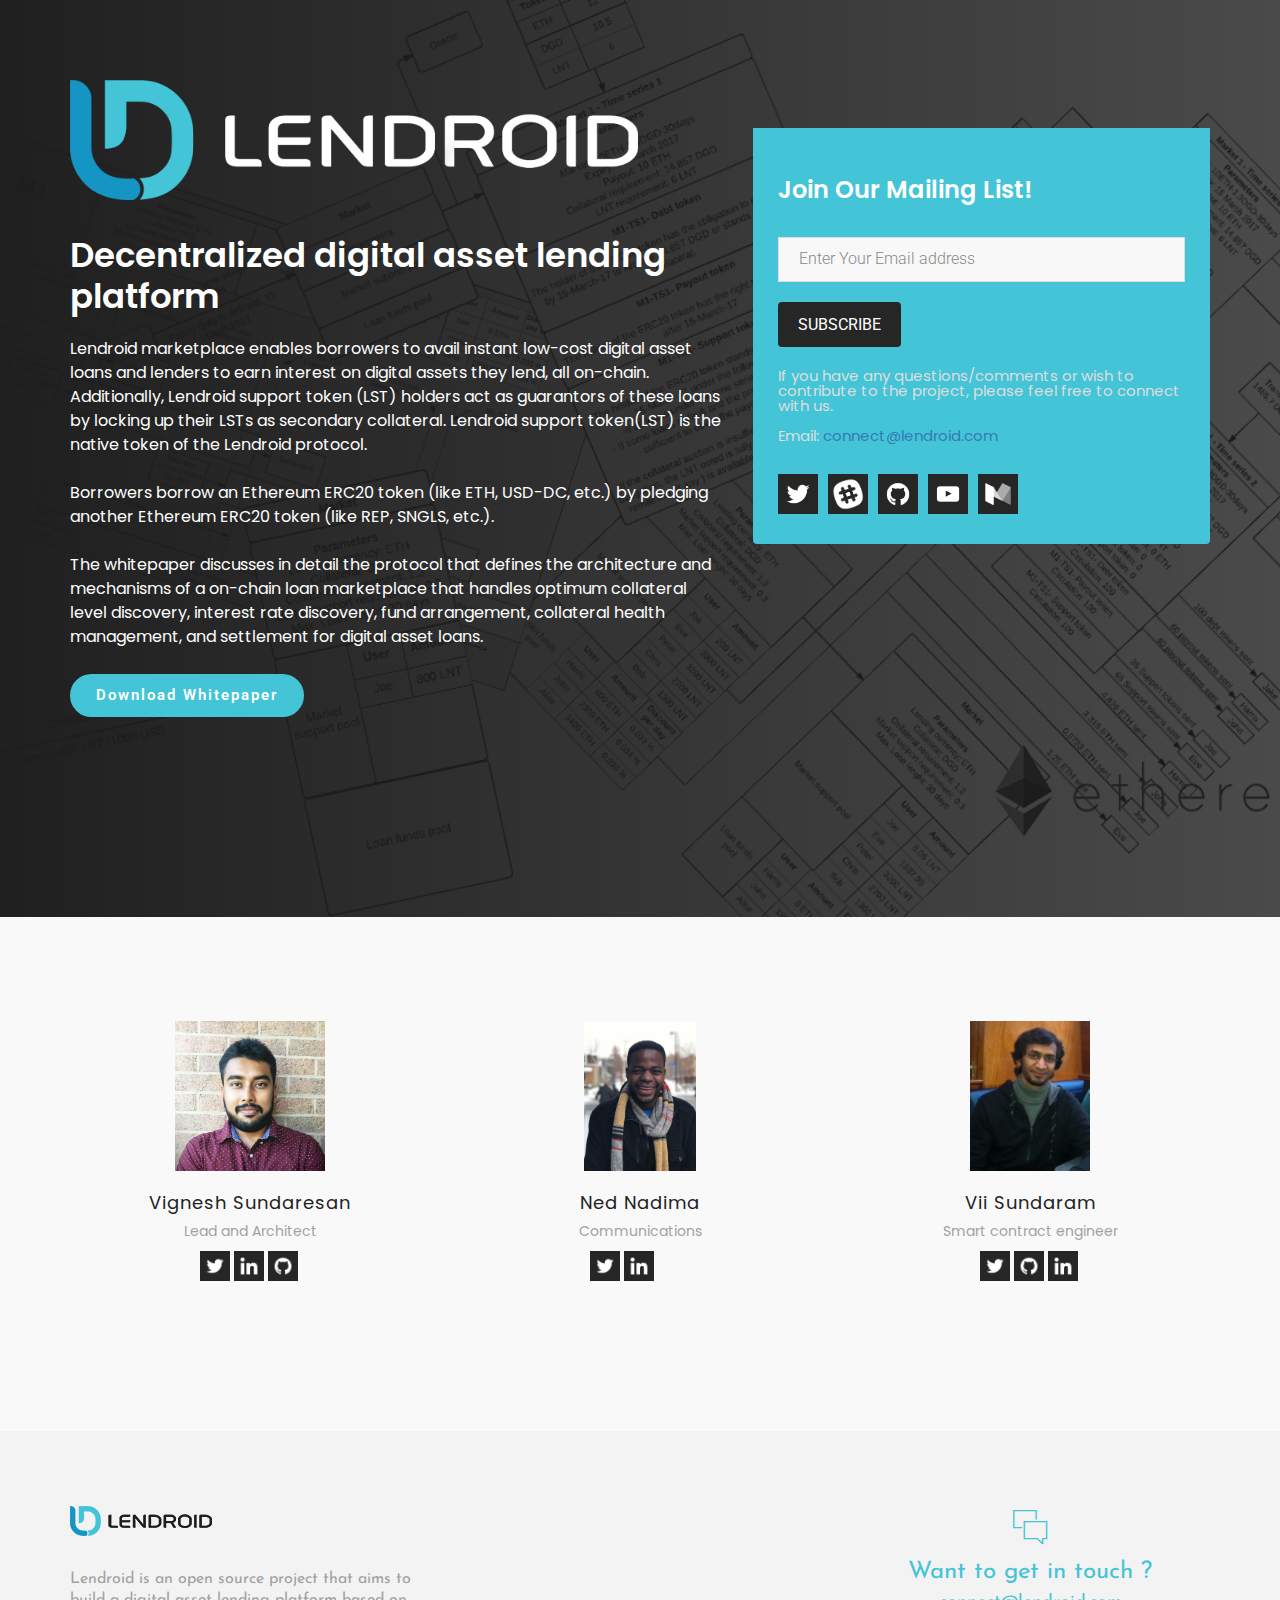
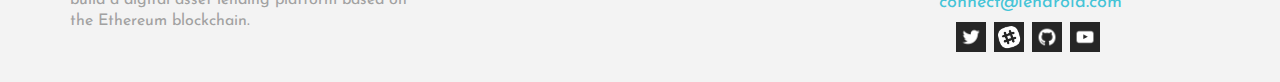
<file: templates/landing-page-version1.html>
<!DOCTYPE html>
<html lang="en">
  <head>
    <meta charset="utf-8">
    <title>Lendroid - Decentralized digital asset lending platform</title>
    <link rel="icon" href="/assets/logos/favicon.ico" type="image/png" sizes="16x16">
    <link rel="apple-touch-icon" sizes="57x57" href="/assets/logos/apple-icon-57x57.png">
<link rel="apple-touch-icon" sizes="60x60" href="/assets/logos/apple-icon-60x60.png">
<link rel="apple-touch-icon" sizes="72x72" href="/assets/logos/apple-icon-72x72.png">
<link rel="apple-touch-icon" sizes="76x76" href="/assets/logos/apple-icon-76x76.png">
<link rel="apple-touch-icon" sizes="114x114" href="/assets/logos/apple-icon-114x114.png">
<link rel="apple-touch-icon" sizes="120x120" href="/assets/logos/apple-icon-120x120.png">
<link rel="apple-touch-icon" sizes="144x144" href="/assets/logos/apple-icon-144x144.png">
<link rel="apple-touch-icon" sizes="152x152" href="/assets/logos/apple-icon-152x152.png">
<link rel="apple-touch-icon" sizes="180x180" href="/assets/logos/apple-icon-180x180.png">
<link rel="icon" type="image/png" sizes="192x192"  href="/assets/logos/android-icon-192x192.png">
<link rel="manifest" href="/assets/logos/manifest.json">
<meta name="msapplication-TileColor" content="#ffffff">
<meta name="msapplication-TileImage" content="/assets/logos/ms-icon-144x144.png">
<meta name="theme-color" content="#ffffff">

    <meta http-equiv="X-UA-Compatible" content="IE=edge">
    <meta name="viewport" content="width=device-width, initial-scale=1">
    <meta name="description" content="Lendroid - Digital asset lending network">
    <meta name="keywords" content="lendroid, ethereum">
    <link href="/assets/css/bootstrap.min.css" rel="stylesheet" type="text/css" media="all" />
    <link href="https://fonts.googleapis.com/css?family=Poppins:300,400,500,600,700%7CRoboto%7CJosefin+Sans:100,300,400,500" rel="stylesheet" type="text/css">
    <link rel="stylesheet" href="/assets/css/animate.css"> <!-- Resource style -->
    <link rel="stylesheet" href="/assets/css/owl.carousel.css">
    <link rel="stylesheet" href="/assets/css/owl.theme.css">
    <link rel="stylesheet" href="/assets/css/ionicons.min.css"> <!-- Resource style -->
    <link href="/assets/css/style.css" rel="stylesheet" type="text/css" media="all" />
  </head>
  <body>
    <div class="wrapper">
        <div class="container">

      </div><!-- /.container-fluid -->

      <div class="main signup" id="main"><!-- Main Section-->


        <div class="hero-section">
          <div class="container">
            <div class="row">
              <div class="col-md-7">
                <div class="hero-content">


    <img src="/assets/logos/lendroid-logo-text-white.png" height='120px' alt="Lendroid" />
    <!--
<video  autoplay  height='300px' muted >
  <source src="/assets/video/logo_animation1.mp4" type="video/mp4" >
  Your browser does not support the video tag.
</video>
-->

<br/>
<br/>
<br/>

<h1>Decentralized digital asset lending platform </h1>
<p>



  Lendroid marketplace enables borrowers to avail instant low-cost digital asset loans and lenders to earn interest on digital assets they lend, all on-chain. Additionally, Lendroid support token (LST) holders act as guarantors of these loans by locking up their LSTs as secondary collateral.
Lendroid support token(LST) is the native token of the Lendroid protocol.
<br/><br/>

Borrowers borrow an Ethereum ERC20 token (like ETH, USD-DC, etc.) by pledging another Ethereum ERC20 token (like REP, SNGLS, etc.).

<br/><br/>


The whitepaper discusses in detail the protocol that defines the architecture and mechanisms of a on-chain loan marketplace that handles optimum collateral level discovery, interest rate discovery, fund arrangement, collateral health management, and settlement for digital asset loans.


                   </p>
                  <a class="btn btn-primary btn-action btn-round popup wow fadeInUp" data-wow-delay="0.2s" href="/assets/whitepaper.pdf" target="_blank">Download whitepaper</a>


                </div>
              </div>
              <div class="col-md-5">
                <br/>

                <br/>
                <br/>



                <div class="signup-form wow fadeInUp">
                  <h1>Join our mailing list!</h1>




<div id="mc_embed_signup">
<form action="//lendroid.us15.list-manage.com/subscribe/post?u=be18303ae178fe4d4a49fa791&amp;id=ea7e4faa19" method="post" id="mc-embedded-subscribe-form" name="mc-embedded-subscribe-form" class="validate registration-form" target="_blank" novalidate>
    <div id="mc_embed_signup_scroll">


<div class="mc-field-group form-group">
  <label class="sr-only" for="form-name">First name</label>
	<input type="text" value="" name="EMAIL"  placeholder="Enter Your Email address"  class=" form-email form-control" id="mce-EMAIL">
</div>

<!--
<div class="mc-field-group form-group">
    <label class="sr-only" for="form-name">First name</label>
	<input type="text" value="" name="FNAME" placeholder="Enter Your First Name..."  class="form-name form-control" id="mce-FNAME ">
</div>
<div class="mc-field-group form-group">
  <label class="sr-only" for="form-name">First name</label>
	<input type="text" value="" name="LNAME"  placeholder="Enter Your Last Name..." class="form-name form-control" id="mce-LNAME ">
</div>
-->
<p>
	<div id="mce-responses" class="clear">
		<div class="response" id="mce-error-response" style="display:none"></div>
		<div class="response" id="mce-success-response" style="display:none"></div>
	</div>
</p>
   <!-- real people should not fill this in and expect good things - do not remove this or risk form bot signups-->
    <div style="position: absolute; left: -5000px;" aria-hidden="true"><input type="text" name="b_be18303ae178fe4d4a49fa791_ea7e4faa19" tabindex="-1" value=""></div>
    <div class="clear">

      <button type="submit" value="Subscribe" name="subscribe" id="mc-embedded-subscribe" class="button btn">Subscribe</button>

    </div>
    </div>
</form>
</div>
<script type='text/javascript' src='//s3.amazonaws.com/downloads.mailchimp.com/js/mc-validate.js'></script><script type='text/javascript'>(function($) {window.fnames = new Array(); window.ftypes = new Array();fnames[0]='EMAIL';ftypes[0]='email';fnames[1]='FNAME';ftypes[1]='text';fnames[2]='LNAME';ftypes[2]='text';}(jQuery));var $mcj = jQuery.noConflict(true);</script>
<!--End mc_embed_signup-->

<br/>

<p>If you have any questions/comments or wish to contribute to the project,
please feel free to connect with us.

<br/>
<br/>

Email: <a href='mailto:connect@lendroid.com'>connect@lendroid.com</a>


</p>
<br/>

<div class='row social-media-buttons'>
<div class='col-md-12  text-center'>

  <a href='https://twitter.com/lendroidproject' target="_blank"><div class='social-media-icon social-media-twitter'></div></a>
  <a href='http://slack.lendroid.com' target="_blank"><div class='social-media-icon social-media-slack'></div></a>
  <a href='https://github.com/lendroidproject' target="_blank"><div class='social-media-icon social-media-github'></div></a>
  <a href='https://www.youtube.com/channel/UCRPUjdf6DxuUQw789mL25zA' target="_blank"><div class='social-media-icon social-media-youtube'></div></a>
  <a href='https://blog.lendroid.com/' target="_blank"><div class='social-media-icon social-media-medium'></div></a>

</div>
</div>










                </div>


<br/>







              </div>
            </div>
          </div>
        </div>







        <div class="app-features text-center">
                <div class="container">
                  <h1 class="wow fadeInDown" data-wow-delay="0.1s" style="visibility: visible; animation-delay: 0.1s; animation-name: fadeInDown;">Team</h1>

                  <div class="row">
                    <div class="col-md-4 ">




                          <div class="icon">
                            <img class="img"  height='150px' src="/assets/images/vigsun2.jpg" alt="Vignesh sundaresan" />
                          </div>
                          <div class="feature-single">
                            <h1>Vignesh Sundaresan</h1>
                            <p>
                              Lead and Architect

                              <div class='row social-media-buttons'>
                                <div class='col-md-4  text-center'>

                                </div>

                                <div class='col-md-6  text-center'>

                                <a href='https://twitter.com/vigsun' target="_blank"><div class='social-media-small social-media-twitter'></div></a>
                                <a href='https://www.linkedin.com/in/vigsun/' target="_blank"><div class='social-media-small social-media-linkedin'></div></a>
                                <a href='https://github.com/vigsun' target="_blank"><div class='social-media-small social-media-github'></div></a>
                                </div>


                                  </div>


                            </p>



                          </div>
                  </div>

                  <div class="col-md-4 ">

                        <div class="icon">
                          <img class="img"  height='150px' src="/assets/images/ned.jpg" alt="Ned Nadima" />
                        </div>
                        <div class="feature-single">
                          <h1>Ned Nadima</h1>
                          <p>
                            Communications

                            <div class='row social-media-buttons'>



                              <div class='col-md-4  text-center'>

                              </div>

                              <div class='col-md-4  text-center'>




                              <a href='https://www.twitter.com/NedNadima' target="_blank"><div class='social-media-small social-media-twitter'></div></a>
                              <a href='https://www.linkedin.com/in/nednadima/' target="_blank"><div class='social-media-small social-media-linkedin'></div></a>
                              </div>




                                </div>



                          </p>



                        </div>
                </div>

                <div class="col-md-4 ">

                      <div class="icon">
                        <img class="img" height='150px' src="/assets/images/vii.jpg" alt="Vii Sundaram" />
                      </div>
                      <div class="feature-single">
                        <h1>Vii Sundaram</h1>
                        <p>
                          Smart contract engineer

                          <div class='row social-media-buttons'>
                            <div class='col-md-4  text-center'>

                            </div>

                            <div class='col-md-6  text-center'>

                            <a href='https://twitter.com/viisundaram' target="_blank"><div class='social-media-small social-media-twitter'></div></a>
                            <a href='https://github.com/vignesh-msundaram' target="_blank"><div class='social-media-small social-media-github'></div></a>
                            <a href='https://www.linkedin.com/in/vigneshmsundaram' target="_blank"><div class='social-media-small social-media-linkedin'></div></a>

                            </div>


                              </div>

                        </p>



                      </div>
              </div>

<!--
              <div class="col-md-3 ">

                    <div class="icon">
                      <img class="img" height='150px' src="/assets/images/vii.jpg" alt="Vii Sundaram" />
                    </div>
                    <div class="feature-single">
                      <h1>Minh Dao</h1>
                      <p>
                        Front end engineer

                        <div class='row social-media-buttons'>
                          <div class='col-md-3  text-center'>

                          </div>

                          <div class='col-md-6  text-center'>

                          <a href='https://twitter.com/heartbreakid88' target="_blank"><div class='social-media-small social-media-twitter'></div></a>
                          <a href='https://github.com/vignesh-msundaram' target="_blank"><div class='social-media-small social-media-github'></div></a>
                          <a href='https://www.linkedin.com/in/vigneshmsundaram' target="_blank"><div class='social-media-small social-media-linkedin'></div></a>

                          </div>


                            </div>

                      </p>



                    </div>
            </div>
          -->


                  <div class="col-md-4 features-left">

                </div>

                <div class="col-md-4 features-left">


              </div>

                </div>
              </div>
            </div>







                <!-- Footer Section -->
                  <div class="footer">
                    <div class="container">
                      <div class="row">
                        <div class="col-md-4">
                            <img class="img" src="/assets/logos/lendroid-logo-text-black-30.png" height="30" alt="Image" />
                            <p>

                              Lendroid is an open source project that aims to build a digital asset lending platform based on the Ethereum blockchain.



                            </p>

                          <div class="footer-text">
                            <p>

                            </p>
                          </div>
                        </div>


                        <div class="col-md-4 ">






                      </div>

                        <div class="col-md-4">
                          <div id="contact" class="contact text-center">
                            <i class="ion-ios-chatboxes-outline"></i>
                            <h1>Want to get in touch ?</h1>

                          <a href="mailto:connect@lendroid.com">connect@lendroid.com</a>


                            <div class='row social-media-buttons'>
                            <div class='col-md-12  text-center'>

                              <a href='https://twitter.com/lendroidproject' target="_blank"><div class='social-media-small social-media-twitter'></div></a>
                              <a href='http://slack.lendroid.com' target="_blank"><div class='social-media-small social-media-slack'></div></a>
                              <a href='https://github.com/lendroidproject' target="_blank"><div class='social-media-small social-media-github'></div></a>
                              <a href='https://www.youtube.com/channel/UCRPUjdf6DxuUQw789mL25zA' target="_blank"><div class='social-media-small social-media-youtube'></div></a>

                            </div>
                            </div>
                          </div>
                        </div>





                      </div>
                    </div>
                  </div>




        <!-- Scroll To Top -->

          <a id="back-top" class="back-to-top page-scroll" href="#main">
          <i class="ion-ios-arrow-thin-up"></i>
          </a>

        <!-- Scroll To Top Ends-->

    </div><!-- Main Section -->
  </div><!-- Wrapper-->

<!-- Jquery and Js Plugins -->
  <script type="text/javascript" src="/assets/js/jquery-2.1.1.js"></script>
  <script type="text/javascript" src="/assets/js/bootstrap.min.js"></script>
  <script type="text/javascript" src="/assets/js/plugins.js"></script>
  <script type="text/javascript" src="/assets/js/menu.js"></script>
  <script type="text/javascript" src="/assets/js/custom.js"></script>

  <!-- Go to www.addthis.com/dashboard to customize your tools --> <script type="text/javascript" src="/assets/js/addthis_widget.js"></script>


  <script>
    (function(i,s,o,g,r,a,m){i['GoogleAnalyticsObject']=r;i[r]=i[r]||function(){
    (i[r].q=i[r].q||[]).push(arguments)},i[r].l=1*new Date();a=s.createElement(o),
    m=s.getElementsByTagName(o)[0];a.async=1;a.src=g;m.parentNode.insertBefore(a,m)
    })(window,document,'script','https://www.google-analytics.com/analytics.js','ga');

    ga('create', 'UA-96034674-1', 'auto');
    ga('send', 'pageview');

  </script>

  </body>
</html>
</file>
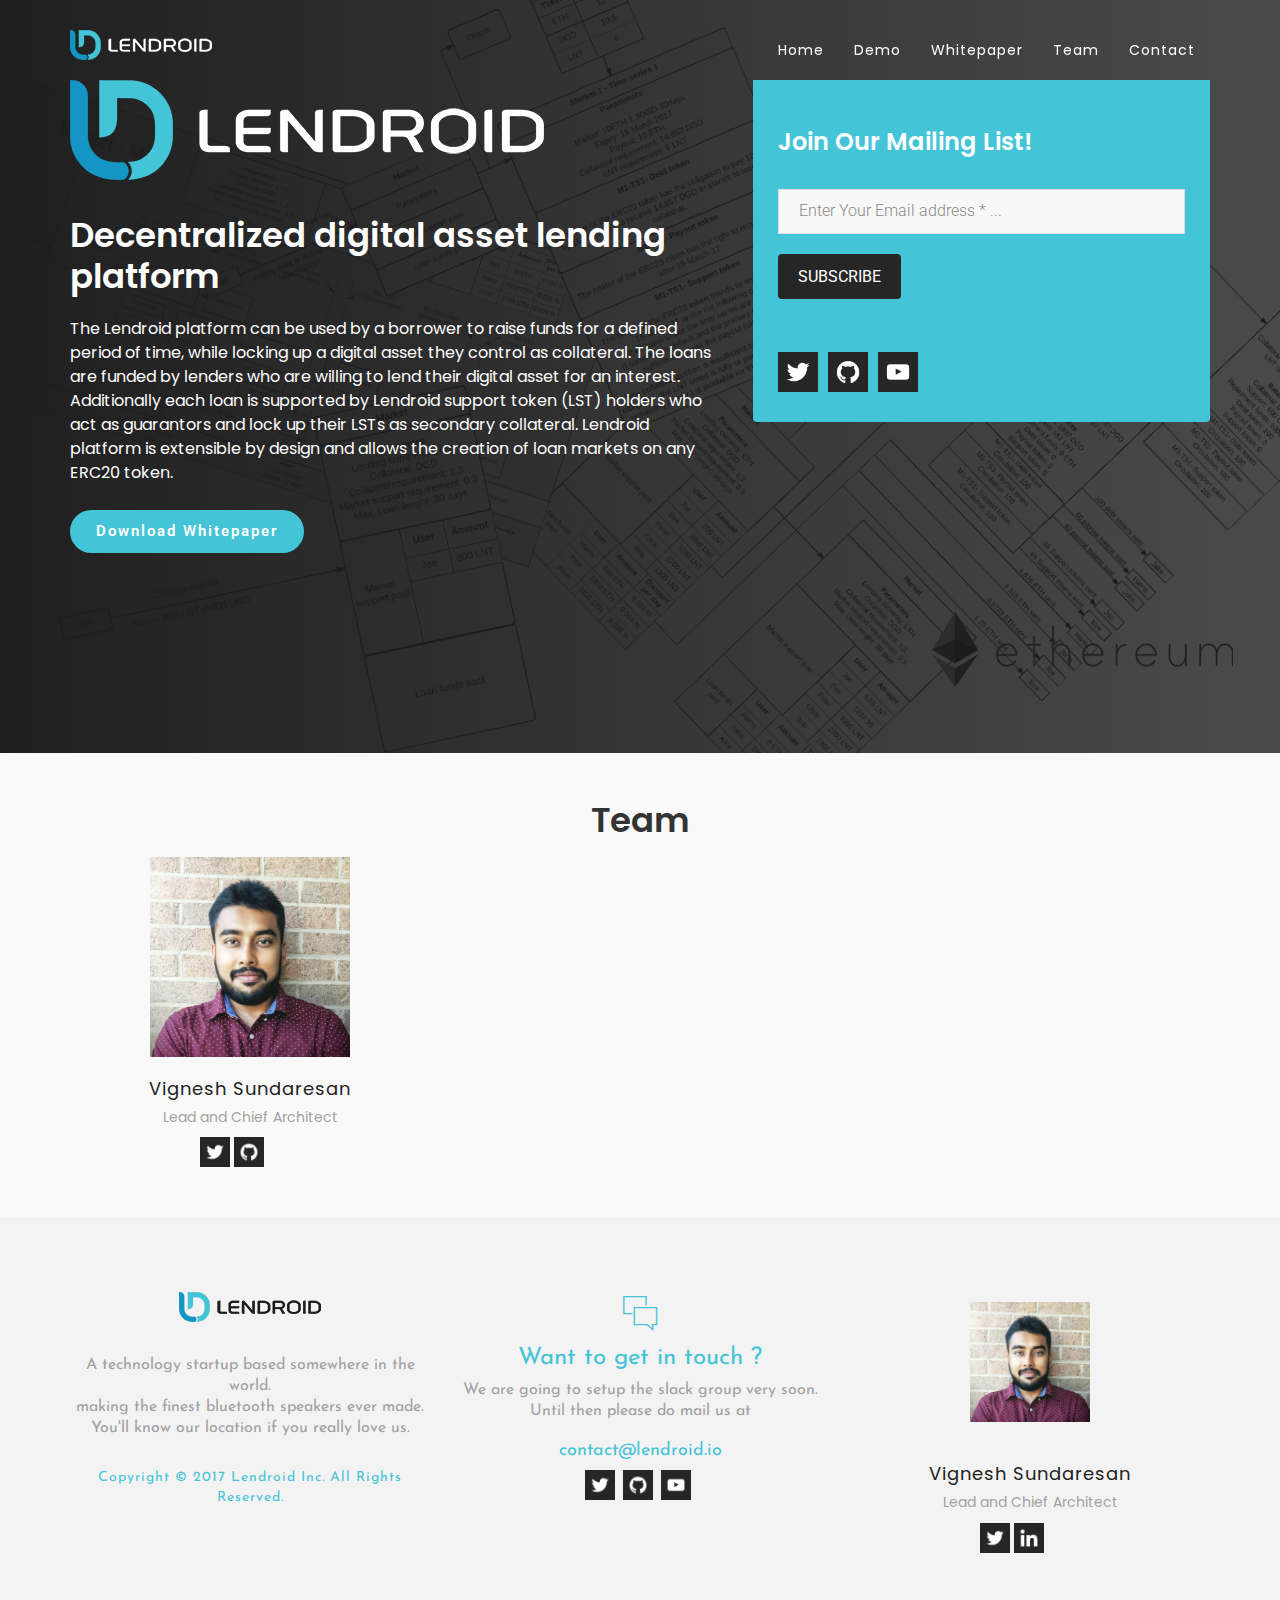
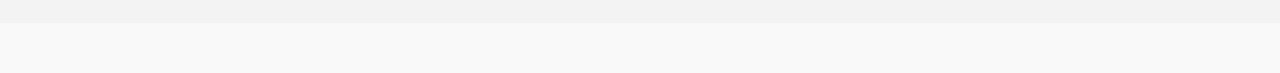
<file: templates/landing-page-version10.html>
<!DOCTYPE html>
<html lang="en">
  <head>
    <meta charset="utf-8">
    <title>Lendroid</title>
    <link rel="icon" href="/assets/logos/favicon.ico" type="image/png" sizes="16x16">
    <link rel="apple-touch-icon" sizes="57x57" href="/assets/logos/apple-icon-57x57.png">
<link rel="apple-touch-icon" sizes="60x60" href="/assets/logos/apple-icon-60x60.png">
<link rel="apple-touch-icon" sizes="72x72" href="/assets/logos/apple-icon-72x72.png">
<link rel="apple-touch-icon" sizes="76x76" href="/assets/logos/apple-icon-76x76.png">
<link rel="apple-touch-icon" sizes="114x114" href="/assets/logos/apple-icon-114x114.png">
<link rel="apple-touch-icon" sizes="120x120" href="/assets/logos/apple-icon-120x120.png">
<link rel="apple-touch-icon" sizes="144x144" href="/assets/logos/apple-icon-144x144.png">
<link rel="apple-touch-icon" sizes="152x152" href="/assets/logos/apple-icon-152x152.png">
<link rel="apple-touch-icon" sizes="180x180" href="/assets/logos/apple-icon-180x180.png">
<link rel="icon" type="image/png" sizes="192x192"  href="/assets/logos/android-icon-192x192.png">
<link rel="icon" type="image/png" sizes="32x32" href="/assets/logos/favicon-32x32.png">
<link rel="icon" type="image/png" sizes="96x96" href="/assets/logos/favicon-96x96.png">
<link rel="icon" type="image/png" sizes="16x16" href="/assets/logos/favicon-16x16.png">
<link rel="manifest" href="/assets/logos/manifest.json">
<meta name="msapplication-TileColor" content="#ffffff">
<meta name="msapplication-TileImage" content="/assets/logos/ms-icon-144x144.png">
<meta name="theme-color" content="#ffffff">

    <meta http-equiv="X-UA-Compatible" content="IE=edge">
    <meta name="viewport" content="width=device-width, initial-scale=1">
    <meta name="description" content="Lendroid - Digital asset lending network">
    <meta name="keywords" content="lendroid, ethereum">
    <link href="/assets/css/bootstrap.min.css" rel="stylesheet" type="text/css" media="all" />
    <link href="https://fonts.googleapis.com/css?family=Poppins:300,400,500,600,700%7CRoboto%7CJosefin+Sans:100,300,400,500" rel="stylesheet" type="text/css">
    <link rel="stylesheet" href="/assets/css/animate.css"> <!-- Resource style -->
    <link rel="stylesheet" href="/assets/css/owl.carousel.css">
    <link rel="stylesheet" href="/assets/css/owl.theme.css">
    <link rel="stylesheet" href="/assets/css/ionicons.min.css"> <!-- Resource style -->
    <link href="/assets/css/style.css" rel="stylesheet" type="text/css" media="all" />
  </head>
  <body>
    <div class="wrapper">
        <div class="container">
          <nav class="navbar navbar-default navbar-fixed-top ">
          <div class="container">
                <!-- Brand and toggle get grouped for better mobile display -->
          <div class="navbar-header page-scroll">
            <button type="button" class="navbar-toggle" data-toggle="collapse" data-target="#bs-example-navbar-collapse-1" aria-expanded="false">
              <span class="sr-only">Toggle navigation</span>
              <span class="icon-bar"></span>
              <span class="icon-bar"></span>
              <span class="icon-bar"></span>
            </button>
              <a class="navbar-brand nav-white page-scroll" href="#main"><div id="top-logo">.</div> </a>
              </div>
                <!-- Collect the nav links, forms, and other content for toggling -->
              <div class="collapse navbar-collapse navbar-right" id="bs-example-navbar-collapse-1">
                <ul class="nav navbar-nav nav-white">
                  <li><a class="page-scroll" href="#main">Home</a></li>
                  <li><a class="page-scroll" href="#features">Demo</a></li>
                  <li><a class="page-scroll" href="#review-section">Whitepaper</a></li>
                  <li><a class="page-scroll" href="#pricing">Team</a></li>
                  <li><a class="page-scroll" href="#contact">Contact</a></li>
                </ul>
            </div>
          </div>
        </nav><!-- /.navbar-collapse -->
      </div><!-- /.container-fluid -->

      <div class="main signup" id="main"><!-- Main Section-->


        <div class="hero-section">
          <div class="container">
            <div class="row">
              <div class="col-md-7">
                <div class="hero-content">


    <img src="/assets/logos/lendroid-logo-text-white-100.png" height='100px' alt="Lendroid" />
    <!--
<video  autoplay  height='300px' muted >
  <source src="/assets/video/logo_animation1.mp4" type="video/mp4" >
  Your browser does not support the video tag.
</video>
-->

<br/>
<br/>
<br/>

                  <h1>Decentralized digital asset lending platform </h1>
                  <p>


The Lendroid platform can be used by a borrower to raise funds for a defined period of time, while locking up a digital asset they control as collateral. The loans are funded by lenders who are willing to lend their digital asset for an interest. Additionally each loan is supported by Lendroid support token (LST) holders who act as guarantors and lock up their LSTs as secondary collateral. Lendroid platform is extensible by design and allows the creation of loan markets on any ERC20 token.
                  </p>
                  <a class="btn btn-primary btn-action btn-round popup wow fadeInUp" data-wow-delay="0.2s" href="#">Download whitepaper</a>
                </div>
              </div>
              <div class="col-md-5">
                <div class="signup-form wow fadeInUp">
                  <h1>Join our mailing list!</h1>



                  <!-- Begin MailChimp Signup Form -->
<link href="//cdn-images.mailchimp.com/embedcode/classic-10_7.css" rel="stylesheet" type="text/css">
<style type="text/css">
	#mc_embed_signup{ clear:left; }
	/* Add your own MailChimp form style overrides in your site stylesheet or in this style block.
	   We recommend moving this block and the preceding CSS link to the HEAD of your HTML file. */
</style>
<div id="mc_embed_signup">
<form action="//lendroid.us15.list-manage.com/subscribe/post?u=be18303ae178fe4d4a49fa791&amp;id=ea7e4faa19" method="post" id="mc-embedded-subscribe-form" name="mc-embedded-subscribe-form" class="validate registration-form" target="_blank" novalidate>
    <div id="mc_embed_signup_scroll">


<div class="mc-field-group form-group">
  <label class="sr-only" for="form-name">First name</label>
	<input type="text" value="" name="EMAIL"  placeholder="Enter Your Email address * ..."  class=" form-email form-control" id="mce-EMAIL">
</div>

<!--
<div class="mc-field-group form-group">
    <label class="sr-only" for="form-name">First name</label>
	<input type="text" value="" name="FNAME" placeholder="Enter Your First Name..."  class="form-name form-control" id="mce-FNAME ">
</div>
<div class="mc-field-group form-group">
  <label class="sr-only" for="form-name">First name</label>
	<input type="text" value="" name="LNAME"  placeholder="Enter Your Last Name..." class="form-name form-control" id="mce-LNAME ">
</div>
-->

	<div id="mce-responses" class="clear">
		<div class="response" id="mce-error-response" style="display:none"></div>
		<div class="response" id="mce-success-response" style="display:none"></div>
	</div>    <!-- real people should not fill this in and expect good things - do not remove this or risk form bot signups-->
    <div style="position: absolute; left: -5000px;" aria-hidden="true"><input type="text" name="b_be18303ae178fe4d4a49fa791_ea7e4faa19" tabindex="-1" value=""></div>
    <div class="clear">

      <button type="submit" value="Subscribe" name="subscribe" id="mc-embedded-subscribe" class="button btn">Subscribe</button>

    </div>
    </div>
</form>
</div>
<script type='text/javascript' src='//s3.amazonaws.com/downloads.mailchimp.com/js/mc-validate.js'></script><script type='text/javascript'>(function($) {window.fnames = new Array(); window.ftypes = new Array();fnames[0]='EMAIL';ftypes[0]='email';fnames[1]='FNAME';ftypes[1]='text';fnames[2]='LNAME';ftypes[2]='text';}(jQuery));var $mcj = jQuery.noConflict(true);</script>
<!--End mc_embed_signup-->

<br/>
<br/>
<br/>

<div class='row social-media-buttons'>
<div class='col-md-12  text-center'>

  <a href='https://twitter.com/lendroidnetwork' target="_blank"><div class='social-media-icon social-media-twitter'></div></a>
  <a href='https://github.com/lendroidnetwork' target="_blank"><div class='social-media-icon social-media-github'></div></a>
  <a href='https://www.youtube.com/channel/UCRPUjdf6DxuUQw789mL25zA' target="_blank"><div class='social-media-icon social-media-youtube'></div></a>

</div>
</div>


                </div>






              </div>
            </div>
          </div>
        </div>






        <div class="app-features text-center">
                <div class="container">
                  <h1 class="wow fadeInDown" data-wow-delay="0.1s" style="visibility: visible; animation-delay: 0.1s; animation-name: fadeInDown;">Team</h1>

                  <div class="row">
                    <div class="col-md-4 ">

                          <div class="icon">
                            <img class="img" width="200px" src="/assets/images/vigsun2.jpg" alt="Vignesh sundaresan" />
                          </div>
                          <div class="feature-single">
                            <h1>Vignesh Sundaresan</h1>
                            <p>
                              Lead and Chief Architect

                              <div class='row social-media-buttons'>
                                <div class='col-md-4  text-center'>

                                </div>

                                <div class='col-md-6  text-center'>

                                <a href='https://twitter.com/vigsun' target="_blank"><div class='social-media-small social-media-twitter'></div></a>
                                <a href='https://www.linkedin.com/in/vigsun/' target="_blank"><div class='social-media-small social-media-github'></div></a>
                                </div>


                                  </div>

                            </p>



                          </div>
                  </div>

                  <div class="col-md-4 features-left">

                </div>

                <div class="col-md-4 features-left">


              </div>

                </div>
              </div>




        <!-- Footer Section -->
          <div class="footer">
            <div class="container">
              <div class="row">
                <div class="col-md-4">
                    <img class="img" src="/assets/logos/lendroid-logo-text-black-30.png" height="30" alt="Image" />
                    <p>


                      A technology startup based somewhere in the world. <br class="hidden-xs"> making the finest bluetooth
                      speakers ever made. <br class="hidden-xs"> You'll know our location if you really love us.


                    </p>

                  <div class="footer-text">
                    <p>
                      Copyright © 2017 Lendroid Inc. All Rights Reserved.
                    </p>
                  </div>
                </div>



                <div class="col-md-4">
                  <div id="contact" class="contact text-center">
                    <i class="ion-ios-chatboxes-outline"></i>
                    <h1>Want to get in touch ?</h1>
                    <p>
                      We are going to setup the slack group very soon. Until then please do mail us at
                    </p>
                    <a href="mailto:contact@lendroid.io">contact@lendroid.io</a>


                    <div class='row social-media-buttons'>
                    <div class='col-md-12  text-center'>

                      <a href='https://twitter.com/lendroidnetwork' target="_blank"><div class='social-media-small social-media-twitter'></div></a>
                      <a href='https://github.com/lendroidnetwork' target="_blank"><div class='social-media-small social-media-github'></div></a>
                      <a href='https://www.youtube.com/channel/UCRPUjdf6DxuUQw789mL25zA' target="_blank"><div class='social-media-small social-media-youtube'></div></a>

                    </div>
                    </div>
                  </div>
                </div>


                <div class="col-md-4 ">

                      <div class="icon">
                        <img class="img" width="120px" src="/assets/images/vigsun2.jpg" alt="Vignesh sundaresan" />
                      </div>
                      <div class="feature-single">
                        <h1>Vignesh Sundaresan</h1>
                        <p>
                          Lead and Chief Architect

                          <div class='row social-media-buttons'>
                            <div class='col-md-4  text-center'>

                            </div>

                            <div class='col-md-6  text-center'>

                            <a href='https://twitter.com/vigsun' target="_blank"><div class='social-media-small social-media-twitter'></div></a>
                            <a href='https://www.linkedin.com/in/vigsun/' target="_blank"><div class='social-media-small social-media-linkedin'></div></a>
                            </div>


                              </div>

                        </p>



                      </div>
              </div>


              </div>
            </div>
          </div>



        <!-- Scroll To Top -->

          <a id="back-top" class="back-to-top page-scroll" href="#main">
          <i class="ion-ios-arrow-thin-up"></i>
          </a>

        <!-- Scroll To Top Ends-->

    </div><!-- Main Section -->
  </div><!-- Wrapper-->

<!-- Jquery and Js Plugins -->
  <script type="text/javascript" src="/assets/js/jquery-2.1.1.js"></script>
  <script type="text/javascript" src="/assets/js/bootstrap.min.js"></script>
  <script type="text/javascript" src="/assets/js/plugins.js"></script>
  <script type="text/javascript" src="/assets/js/menu.js"></script>
  <script type="text/javascript" src="/assets/js/custom.js"></script>

  <!-- Go to www.addthis.com/dashboard to customize your tools --> <script type="text/javascript" src="/assets/js/addthis_widget.js"></script>


  </body>
</html>
</file>
<file: assets/css/style.css>
/*--------------
All Contents
--------------*/

/*-----------------
1. Reset.css
2. Helper Classes
3. Home page Hero Sections
4. Pitch Section Styling
5. Features Section Styling
6. Review Styling
7. Pricing section
8. Subscribe Section
9. All Media Queries
------------------*/


/*----- 1. Reset.css -----*/

/* http://meyerweb.com/eric/tools/css/reset/
   v2.0 | 20110126
   License: none (public domain)
*/

html, body, div, span, applet, object, iframe,
h1, h2, h3, h4, h5, h6, p, blockquote, pre,
a, abbr, acronym, address, big, cite, code,
del, dfn, em, img, ins, kbd, q, s, samp,
small, strike, strong, sub, sup, tt, var,
b, u, i, center,
dl, dt, dd, ol, ul, li,
fieldset, form, label, legend,
table, caption, tbody, tfoot, thead, tr, th, td,
article, aside, canvas, details, embed,
figure, figcaption, footer, header, hgroup,
menu, nav, output, ruby, section, summary,
time, mark, audio, video {
	margin: 0;
	padding: 0;
	border: 0;
	font-size: 100%;
	font: inherit;
	vertical-align: baseline;
}
/* HTML5 display-role reset for older browsers */
article, aside, details, figcaption, figure,
footer, header, hgroup, menu, nav, section {
	display: block;
}
body {
	line-height: 1;
}
ol, ul {
	list-style: none;
}
blockquote, q {
	quotes: none;
}
blockquote:before, blockquote:after,
q:before, q:after {
	content: '';
	content: none;
}
table {
	border-collapse: collapse;
	border-spacing: 0;
}



/* --- Common Styles ---*/

h1 {
  font-size: 16px;
}

/*----- Helper Classes -----*/

html * {
  -webkit-font-smoothing: antialiased;
  -moz-osx-font-smoothing: grayscale;
}


*, *:after, *:before {
  -webkit-box-sizing: border-box;
  -moz-box-sizing: border-box;
  box-sizing: border-box;
}
/*
::-webkit-scrollbar {
	display: none;
}
*/
h1, h2, h3, h4, h5, h6 {
  font-family: Poppins;
}

p {
	font-family: Roboto;
}

::-moz-selection {
    color: #FFFFFF;
    background: #44c4d7;
}

::selection {
    color: #FFFFFF;
    background: #44c4d7;
}

.nopadding {
	padding: 0;
}

.custompadding {
	padding-left: 5px;
	padding-right: 5px;
}

.no-margin {
	margin-right: 0;
	margin-left: 0;
}


.error-message {
	color: #FF3333;
	font-family: Poppins;
	margin-top: 5px;
}

.success-message {
	color:#009900;
	font-family: Poppins;
	margin-top: 5px;
}

#loading {
   width: 100%;
   height: 100%;
   top: 0px;
   left: 0px;
   position: fixed;
   opacity: 1;
   background-color: #F2F2F2;
   z-index: 9999;
   text-align: center;
}

#loading-image {
	display: inline;
    top: 40%;
    position: relative;
  z-index: 9999;
}

.logo {
  margin: 0 auto;
	padding: 0px 0px;
	z-index: 111;
}

.logo:hover, .logo:focus {
	text-decoration: none;
	color: #FFF;
}



/* ------ Navbar Styling Starts ----- */

#top-logo {
	margin-top: -10px;
	background-size: cover;
	content:url(../logos/lendroid-logo-text-white-30.png);

}

.past-main #top-logo  {
	margin-top: -10px;
	background-size: cover;
	content:url(../logos/lendroid-logo-text-black-30.png);

}

.navbar {
	font-size: 14px;
  font-family: Poppins;
	font-weight: 400;
	text-transform: capitalize;
	padding-top: 25px;
	letter-spacing: 1px;
	height: 80px;
	-webkit-transition: all 0.6s;
	-moz-transition: all 0.6s;
	-o-transition: all 0.6s;
	transition: all 0.6s;
	-webkit-backface-visibility: hidden;
}

.navbar-default {
  transition: all 0.6s ease;
	border-color: transparent;
  background-color: transparent;
}

.navbar-default .navbar-toggle {
  border-radius: 0px;
  border-color: transparent;
}

.navbar-default .navbar-toggle:hover {
  background-color: transparent;
}

.navbar-default .navbar-toggle:focus {
  background-color: transparent;
}

.navbar-default .navbar-toggle .icon-bar {
  background-color: #262626;
}

.navbar-default .navbar-brand .navbar-toggle .collapsed {
    padding: 4px 6px;
    font-size: 14px;
    color: #262626;
  }

.navbar-default .navbar-brand {
	padding-top: 5px;
	color: #262626;
	-webkit-transition: 200ms;
	-moz-transition: 200ms;
	-o-transition: 200ms;
	transition: 200ms;
}

.navbar-default .navbar-brand:hover {
  transition: 1s;
}

.navbar-default .navbar-nav > li > a {
  color: #262626;
  -webkit-transition: all 0.5s;
	-moz-transition: all 0.5;
  transition: all 0.5s;
}

.navbar-default .navbar-nav > li > a:hover {
  color: #A1A1A1;
}

.navbar-default .navbar-nav > .active > a {
  background: transparent;
  color: #222222;
  }


.navbar-default .navbar-nav > .active > a:hover {
    background: transparent;
    color: #333333;
}

.navbar-default .navbar-nav > .active > a:focus {
	background: transparent;
  color: #262626;
}

.navbar-default .navbar-collapse {
	border-color: transparent;
  background-color: transparent;
}

.navbar-default .navbar-nav .open .dropdown-toggle {
  color: #262626;
}

.navbar-default .nav-white > li > a {
	color: #FFFFFF;
}

.navbar-default .nav-white > li > a:hover {
	color: #999999;
}

.navbar-default .navbar-brand.nav-white {
	padding-top: 15px;
	color: #FFFFFF;
	font-size: 21px;
	letter-spacing: 1px;
	-webkit-transition: 200ms;
	-moz-transition: 200ms;
	-o-transition: 200ms;
	transition: 200ms;
}

/*---------- Media Queries ---------*/

@media only screen and (max-width: 767px) {

	.navbar {
		padding-top: 5px;
		height: 60px;
	}

  .navbar-default {
    border: 0px;
    background-color: transparent;
  }

	.navbar-default .navbar-collapse {
		text-align: center;
		border-color: transparent;
	  background-color: #FFFFFF;
	}

  .navbar-default .navbar-collapse {
    border: 0;
    border-color: transparent;
  }

  .navbar-default .navbar-nav > li> a {
    color: #222222;
		margin-top: 10px;
  }

	.navbar-default .navbar-nav > li> a:hover {
		color: #222222;
	}

  .navbar-default .navbar-brand {
    color: #FFFFFF;
		padding: 16px 15px !important;
  }

	.navbar-default .navbar-brand.nav-white {
		color: #FFFFFF;
	}

  .navbar-default .navbar-toggle .icon-bar {
    background-color: #262626;
  }
}

@media only screen and (min-width: 240px) {


.navbar.past-main {
	font-size: 14px;
	padding-top: 5px;
	height: 60px;
	background-color: rgba(255, 255, 255, 0.99);
	-webkit-transition: all 0.6s;
	-moz-transition: all 0.6s;
	-o-transition: all 0.6s;
	transition: all 0.6s;
}

.navbar-default.past-main .navbar-brand {
	color: #262626;
}

.navbar-default.past-main .navbar-toggle .icon-bar {
	background-color: #262626;
}

.navbar-default.past-main .navbar-nav > li > a {
  color: #222222;
  -webkit-transition: color 0.5s;
  transition: color 0.5s;
}

.navbar-default.past-main .navbar-nav > li > a:hover {
  color: #262626;
}

.navbar-default.past-main .navbar-nav > .active > a {
  background: transparent;
  color: #5924EC;
  }


.navbar-default.past-main .navbar-nav > .active > a:hover {
    background: transparent;
    color: #222222;
}

.navbar-default.past-main .navbar-nav > .active > a:focus {
	background: transparent;
  color: #222222;
}

}

.navbar-default .nav-white .navbar-toggle .icon-bar {
	background-color: #FFFFFF;
}

.navbar-default.past-main .nav-white .navbar-toggle .icon-bar {
	background-color: #262626;
}

/* ------------------------------------------------------
-------------- Main Section Styling Starts --------------
--------------------------------------------------------*/


#main {
  height: 100%;
}


/* ----- Hero Section Styling Starts ----- */

.hero-section {
	height: 100%;
	background: #1D1D1D;
	padding: 50px 0 0 0;
}

.hero-content {
	padding: 20px 0 100px 0;
	overflow: hidden;
}

.hero-content h1 {
	font-size: 34px;
	font-weight: 400;
	color: #262626;
	line-height: 1.2;
	letter-spacing: -1px;
	margin: 0 0 20px 0;
}

.hero-content p {
	font-family: Poppins;
	font-size: 12px;
	color: #A1A1A1;
	font-weight: 400;
	line-height: 1.5;
	margin: 0 0 25px 0;
}


.btn-action {
 font-family: Roboto;
 background-color: #44c4d7;
 border: 1px solid #44c4d7;
 border-radius: 0;
 color: #FFFFFF;
 font-size: 13px;
 font-weight: 400;
 letter-spacing: 2px;
 line-height: 1;
 padding: 10px 21px;
 text-transform: uppercase;
 outline: none;
 -webkit-transition: 200ms;
 -moz-transition: 200ms;
 -o-transition: 200ms;
 transition: 200ms;
}

.btn-action:hover, .btn-action:focus,
.btn-action:active, .btn-action:active:focus {
 background: transparent;
 outline: none;
 color: #44c4d7;
 background: transparent;
 border-color: #44c4d7;
}


.product .btn-action {
 background-color: transparent;
 border: 1px solid #82714a;
 color: #82714a;
}

.product .btn-action:hover, .product  .btn-action:focus {
 background: #92714A;
 color: #FFFFFF;
 border-color: #82714A;
}


/* ----------- App Home ---------*/

.software .hero-section {
	padding: 100px 0 0 0;
	background: #F9F9F9;
}

.software .hero-content h1 {
	font-size: 34px;
	font-weight: 600;
	color: #444444;
	margin: 0 0 20px 0;
}


.software .btn-action {
font-family: Arial;
 background-color: #3f51b5;
 border: 1px solid #3f51b5;
 border-radius: 50px;
 color: #FFFFFF;
 font-size: 13px;
 font-weight: 600;
 letter-spacing: 2px;
 line-height: 1;
 padding: 12px 24px;
 text-transform: uppercase;
 outline: none;
 -webkit-transition: 200ms;
 -moz-transition: 200ms;
 -o-transition: 200ms;
 transition: 200ms;
}

.software .btn-action:hover, .software .btn-action:focus,
.software .btn-action:active, .software .btn-action:active:focus {
 background: transparent;
 outline: none;
 color: #3f51b5;
 background: transparent;
 border-color: #3f51b5;
}

.software .hero-section img {
	margin: 0 auto;
}



/*---------------- Form Home Styling ------------------- */

.form .hero-section {
	background: #F2F2F2;
	background-size: cover;
	padding: 150px 0 0 0;
}

.form .hero-content {
	padding: 50px 0 50px 0;
	overflow: hidden;
}

.form img {
	margin: 0 auto;
}


.form .hero-content h1 {
	font-size: 34px;
	font-weight: 700;
	color: #222222;
	line-height: 1.2;
	letter-spacing: -1px;
	margin: 0 0 20px 0;
}

.form .hero-content p {
	font-family: Poppins;
	font-size: 14px;
	color: #A1A1A1;
	font-weight: 400;
	line-height: 1.5;
	margin: 0 0 25px 0;
}

.form .sub-form {
	padding: 30px 0 0 0;
	text-align: left;
}


.form .subscribe-form .submit-button {
  font-size: 0.9em;
  height: 40px;
  border: 2px solid;
  border-radius: 0 5px 5px 0;
  margin: 0;
  padding: 0 25px 0 25px;
	border-color: #FFFFFF;
  background-color: #44c4d7;
  color: #FFFFFF;
	box-shadow: 0 0 1px transparent;
  outline: none;
	-webkit-transition: 500ms;
	-moz-transition: 500ms;
	transition: 500ms;
}

.form .subscribe-form .submit-button:hover {
  border-color: #44c4d7;
  -webkit-transition: 500ms;
	-moz-transition: 500ms;
  transition: 500ms;
}

.form .btn-action {
	background: #44c4d7;
	border-color: #44c4d7;
	color: #FFFFFF;
}

.form .btn-action:hover {
	background: transparent;
	border-color: #44c4d7;
	color: #44c4d7;
}


/*-----------------------------------------------------
-------------- Image Bg Styling Starts ----------------
------------------------------------------------------*/


.image-bg .hero-section {
	background:#1d1d1d , url(../images/image-bg.jpg) no-repeat center center;
	background-size: cover;
	padding: 150px 0 100px 0;
}

.image-bg .hero-content h1 {
	font-weight: 600;
	color: #FFFFFF;
}

.image-bg .hero-content p {
	color: #FFFFFF;
}


.social-media-buttons{
	padding-top: 5px;
}

.social-media-buttons .social-media-icon{
	width:40px;
	height:40px;
	margin-right:10px;
	float:left;;
}

.social-media-buttons .social-media-small{
	width:30px;
	height:30px;
	margin-right:4px;
	margin-top:5px;
	float:left;;
}

.social-media-fb{
	background-size: cover;
	content:url(../images/socialmedia/Facebook.png);
}

.social-media-medium{
	background-size: cover;
	content:url(../images/socialmedia/medium.png);
}
.social-media-slack{
	background-size: cover;
	content:url(../images/socialmedia/slack.png);
}
.social-media-linkedin{
	background-size: cover;
	content:url(../images/socialmedia/Linkedin.png);
}
.social-media-twitter{
	background-size: cover;
	content:url(../images/socialmedia/Twitter.png);

}
.social-media-github{
	background-size: cover;
	content:url(../images/socialmedia/Github.png);
}
.social-media-youtube{
	background-size: cover;
	content:url(../images/socialmedia/YouTube.png);
}

.social-media-fb-color{
	background-size: cover;
	content:url(../images/socialmedia/Facebook-color.png);
}
.social-media-linkedin-color{
	background-size: cover;
	content:url(../images/socialmedia/Linkedin-color.png);
}
.social-media-twitter-color{
	background-size: cover;
	content:url(../images/socialmedia/Twitter-color.png);

}
.social-media-github-color{
	background-size: cover;
	content:url(../images/socialmedia/Github-color.png);
}
.social-media-youtube-color{
	background-size: cover;
	content:url(../images/socialmedia/Youtube-color.png);
}



/* ------------ Signup Hero Section ------------ */

.signup .hero-section {
	background-color: #1d1d1d;

  /*	background: linear-gradient(to right, rgba(0, 0, 0, 1), rgba(0, 0, 0, 1)), url(../video/logo_animation2.mp4) no-repeat center center;*/
 background: linear-gradient(to right, rgba(29, 29, 29, 0.99), rgba(29, 29, 29, 0.8)), url(../images/1400x800.png) no-repeat center center;
	background-size: cover;
	padding: 80px 0 100px 0;

}

.signup .hero-content {
	padding: 0px 0 100px 0;
}

.signup .hero-content h1 {
	font-size: 24px;
	font-weight: 600;
	color: #FFFFFF;
	line-height: 1.2;
	letter-spacing: 0;
}

.signup .hero-content p {
	color: #FFFFFF;
}

.signup-form {
	padding: 25px 25px 30px 25px;
	background: #44c4d7;
	-moz-border-radius: 0 0 4px 4px; -webkit-border-radius: 0 0 4px 4px; border-radius: 0 0 4px 4px;
	text-align: left;
}

.signup-form h1 {
	font-weight: 600;
	font-size: 24px;
	color: #FFFFFF;
	letter-spacing: 0;
	line-height: 1.4;
	text-transform: capitalize;
	margin: 20px 0 30px 0;
}

.signup-form h2 {
	font-size: 18px;
	color: #FFFFFF;
	letter-spacing: 0;
	line-height: 1.4;
	text-transform: capitalize;
}
.signup-form h3 {
	font-size: 15px;
	color: #FFFFFF;
	letter-spacing: 0;
	line-height: 1.4;
	text-transform: capitalize;
}
.signup-form form textarea {
	height: 100px;
}

.signup-form form .input-error {
	border-color: #19b9e7;
}

.signup-form p {
	font-family: Poppins;
	font-size: 15px;
	color: #DDDDDD;
	margin: 5px 0 10px 0;
}

.form-group {
	margin-bottom: 20px;
}


.signup .btn-action.btn-round {
	background: #44c4d7;
	border-color: #44c4d7;
	color: #FFFFFF;
	font-size: 15px;
	padding: 12px 24px;
	font-weight: 600;
	text-transform: capitalize;
	border: 2px solid #44c4d7;
	border-radius: 30px;
}

.signup .btn-action.btn-round:hover, .signup .btn-action.btn-round:focus {
	background: transparent;
	color: #44c4d7;
	border-color: #44c4d7;
}

.signup .btn-action {
	background: #44c4d7;
	border-color: #44c4d7;
	color: #FFFFFF;
}

.signup .btn-action:hover {
	background: transparent;
	border-color: #44c4d7;
	color: #44c4d7;
}


input[type="text"],
textarea,
textarea.form-control {
	height: 45px;
    margin: 0;
    padding: 0 20px;
    vertical-align: middle;
    background: #F8F8F8;
    border: 1px solid #DDDDDD;
    font-family: 'Roboto', sans-serif;
    font-size: 16px;
    font-weight: 300;
    line-height: 50px;
    color: #888888;
    -moz-border-radius: 0; -webkit-border-radius: 0; border-radius: 0;
    -moz-box-shadow: none; -webkit-box-shadow: none; box-shadow: none;
    -o-transition: all .3s; -moz-transition: all .3s; -webkit-transition: all .3s; -ms-transition: all .3s; transition: all .3s;
}

textarea,
textarea.form-control {
	padding-top: 10px;
	padding-bottom: 10px;
	line-height: 30px;
}

input[type="text"]:focus,
textarea:focus,
textarea.form-control:focus {
	outline: 0;
	background: #FFFFFF;
    border: 1px solid #111;
    -moz-box-shadow: none; -webkit-box-shadow: none; box-shadow: none;
}

input[type="text"]:-moz-placeholder, textarea:-moz-placeholder, textarea.form-control:-moz-placeholder { color: #888; }
input[type="text"]:-ms-input-placeholder, textarea:-ms-input-placeholder, textarea.form-control:-ms-input-placeholder { color: #888; }
input[type="text"]::-webkit-input-placeholder, textarea::-webkit-input-placeholder, textarea.form-control::-webkit-input-placeholder { color: #888; }



.signup-form button.btn {
	height: 45px;
    margin: 0;
    padding: 0 20px;
    vertical-align: middle;
    background: #262626;
    border: 0;
    font-family: 'Roboto', sans-serif;
    font-size: 16px;
    font-weight: 400;
    line-height: 45px;
    color: #FFFFFF;
		text-transform: uppercase;
    -moz-border-radius: 4px; -webkit-border-radius: 4px; border-radius: 4px;
    text-shadow: none;
    -moz-box-shadow: none; -webkit-box-shadow: none; box-shadow: none;
    -o-transition: all .3s; -moz-transition: all .3s; -webkit-transition: all .3s; -ms-transition: all .3s; transition: all .3s;
}

.signup-form button.btn:hover {
	 opacity: 0.6; color: #FFFFFF;
 }

.signup-form button.btn:active {
	 outline: 0;
	 opacity: 0.6;
	 color: #FFFFFF;
	 -moz-box-shadow: none;
	 -webkit-box-shadow: none;
	 box-shadow: none;
 }

.signup-form button.btn:focus {
	outline: 0;
	opacity: 0.6;
	background: #19b9e7;
	color: #fff;
}

.signup-form button.btn:active:focus, button.btn.active:focus {
	outline: 0;
	opacity: 0.6;
	background: #19b9e7;
	color: #fff;
}

@media only screen and (max-width: 991px) {
	.signup-form {
		max-width: 500px;
		margin: 0 auto;
	}
}


/*-------------------------------------------------------
---------------- Slider Section Styling -----------------
--------------------------------------------------------*/

.slider-pro .sp-slide {
	background: #222222;
}

.slider-pro h2.sp-layer {
	font-size: 44px !important;
	color: #262626;
	font-weight: bold;
	letter-spacing: -1px;
	line-height: 1.3;
	text-align: left;
}

.slider-pro p.sp-layer {
	font-size: 16px;
	color: #A1A1A1;
	line-height: 1.4;
}

.slider-pro a {
	text-decoration: none;
	color: #444444;
	-webkit-transition: 0.5s !important;
	-moz-transition: 0.5s !important;
	transition: 0.5s !important;
}

.slider-pro .link-color {
	text-decoration: none;
	color: #111;
	-webkit-transition: 0.5s !important;
	-moz-transition: 0.5s !important;
	transition: 0.5s !important;
}

.slider-pro a:hover {
	color: #999999;
}



@media only screen and (max-width: 768px) {

	.slider-pro h2.sp-layer {
		font-size: 34px !important;

	}
}


/* -----------------------------------------------------
--------------- App Home Styling starts ----------------
--------------------------------------------------------*/


.app .hero-section {
	padding: 50px 0 0 0;
}

.app .hero-content {
	padding: 100px 0 0 0;
}

.app img {
	margin: 0 auto;
}

.app-info h1 {
  font-size: 34px;
  font-weight: 600;
  color: #404040;
  margin-top: 30px !important;
}

.app-info h4 {
  font-family: Roboto;
  font-size: 16px;
  font-weight: 300;
  color:  #3C4B5D;
	line-height: 1.4;
  margin-top: 20px;
}

.app-info i {
	margin-top: 15px;
	display: inline-block;
}

.app-info span {
  font-family: Poppins;
  font-size: 12px;
  font-weight: 400;
  color: #222222;
}

.app-info .ion {
  font-size: 1em;
  color: #ff8000;
}

.download-buttons {
  margin-top: 25px;
  margin-bottom: 25px;
}

.download-buttons img {
	margin-left: 5px;
	margin-right: 5px;
}


.app .btn-action {
	color: #FFFFFF;
	background: #44c4d7;
	border-color: #44c4d7;
}

.app .btn-action:hover {
	color: #44c4d7;
	background: transparent;
	border-color: #44c4d7;
}



/*----------------------------------------------------
-------------- Split Home Coming Soon ----------------
-----------------------------------------------------*/


.cs-main .left-section {
		background-color: #F2F2F2;
		position: absolute;
    left: 0;
		right: 0;
		top: 0;
		bottom: 0;
    width: 50%;
		height: 100%;
		overflow: hidden;
    z-index: 1;
}

.cs-main .right-section {
    position: absolute;
    right: 0;
    top: 0;
    bottom: 0;
		padding: 0 20px 0 20px;
		width: 50%;
		height: 100%;
    background: #FFFFFF;
    z-index: 99;
    overflow: hidden;
    overflow-y: auto;
}

.cs-main .hero-section {
	padding: 120px 0 0 0;
	background: #FFFFFF !important;
}

.cs-main .hero-content {
	padding: 50px 0 0 0;
}

.cs-main .app-info h1 {
	font-weight: 600;
	font-size: 42px;
}

.cs-main .left-section {
	background: linear-gradient(rgba(0, 0, 0, 0), rgba(0, 0, 0, 0)), url(../images/split-bg.jpg) no-repeat center center;
	background-size: cover;
}


@media only screen and (max-width : 801px) {

	 .cs-main .right-section{
			position: relative;
			width: 100%;
	}

	.cs-main .hero-section {
		padding: 50px 0 0 0;
	}


	 .cs-main .left-section{
			position: relative;
			width: 100%;
			min-height: 100vh;
	}
}



/*-------------------------------------------------
----------- About Section Styling Starts ----------
--------------------------------------------------*/

.about {
	padding: 100px 0 100px 0;
	background: #F1F1F1;
}

.about-content {
	max-width: 800px;
	margin: 0 auto;
}

.about-content h2 {
	font-family: 'Josefin Sans';
	font-size: 24px;
	line-height: 1.2;
	color: #262626;
}

.about-content h3 {
	font-family: 'Josefin Sans';
	font-size: 21px;
	font-weight: bold;
	line-height: 1;
	letter-spacing: 1px;
	text-transform: capitalize;
	color: #262626;
	margin: 50px 0 0 0;
}



/* ----- Client Sectiion Styling ----- */

.client-section {
	background-color: #F3F3F3;
	padding: 5px 0 0 0;
}

.clients .single {
	padding: 25px 0 25px 0;
}

.clients .single img {
	-webkit-filter: grayscale(100%);
    filter: grayscale(100%);
		opacity: 0.3;
}


/*----------------------------------------------------
----------- Pitch Section Styling Starts ----------
-----------------------------------------------------*/


.pitch {
	padding: 100px 0 100px 0;
	background: #FFFFFF;
}

.pitch-intro {
	max-width: 600px;
	margin: 0 auto;
	padding: 0 0 100px 0;
}

.pitch-intro h1 {
	font-size: 34px;
	font-weight: 600;
	line-height: 1.2;
	letter-spacing: -1px;
	color: #454545;
	margin: 0 0 30px 0;
}


.pitch-intro p {
	font-family: 'Poppins';
	font-size: 14px;
	line-height: 1.5;
	color: #A1A1A1;
	letter-spacing: 0;
}

.pitch-icon {
	margin: 0 0 10px 0;
	background: #44c4d7;
	width: 60px;
	height: 60px;
	display: inline-block;
	border-radius: 50%;
}

.pitch-icon i {
	font-size: 34px;
	color: #FFFFFF;
	position: absolute;
	left: 0;
	right: 0;
	top: 13px;
}

.pitch-content {
	padding: 10px 0 50px 0;
}

.pitch-content h1 {
	font-size: 21px;
	font-weight: 600;
	line-height: 1.2;
	letter-spacing: 0;
	color: #454545;
	margin: 0 0 10px 0;
}

.pitch-content p {
	font-family: 'Poppins';
	font-size: 14px;
	line-height: 1.5;
	color: #A1A1A1;
	letter-spacing: 0;
}


/*----------------------------------------------------
----------- Features Icon Styling Starts -------------
-----------------------------------------------------*/

.icon-features {
	padding: 100px 0 0 0;
}

.icon-features-intro {
	padding: 0 0 50px 0;
}

.icon-features-intro h1 {
	font-size: 34px;
	font-weight: 600;
	letter-spacing: -1px;
	margin: 0 0 10px 0;
	text-align: center;
}

.icon-features-intro p {
	font-size: 16px;
	color: #A1A1A1;
	text-align: center;
	margin: 0 0 30px 0;
}

.f-single {
	position: relative;
	padding: 10px 0 80px 0;
}

.f-icon i {
	font-size: 54px;
	font-weight: bold;
	position: absolute;
	left: 0;
}

.f-content {
	padding-left: 80px;
}

.f-content h2 {
	font-size: 21px;
	font-weight: 400;
	margin: 0 0 10px 0;
}

.f-content p {
	font-family: 'Roboto';
	font-size: 14px;
	font-weight: 300;
	color: #4D4D4D;
	line-height: 1.5;
	text-align: left;
}


/*----------------------------------------------------
----------- Features Section Styling Starts ----------
-----------------------------------------------------*/


.features {
	padding: 25px 0 25px 0;
}

.features-inner {
	width: 100%;
}

.features .features-list {
	padding: 20px 0 0 0;
	text-align: center;
}

.features .features-list h1 {
	font-size: 26px;
	font-weight: 400;
	line-height: 1;
	color: #222222;
	margin: 0 0 30px 0;
}

.features .features-list ul {
	list-style-type: circle;
	padding-left: 20px;
	text-align: center;
}


.features .features-list ul li {
	display: block;
	margin: 0 0 15px 0;
	font-family: 'Josefin Sans';
	font-size: 16px;
	line-height: 1.2;
	color: #A1A1A1;
}

/* ----- App Features List ----- */

.software .features {
	padding: 100px 0 100px 0;
}

.software .features .features-list h1 {
	font-size: 26px;
	font-weight: 600;
	letter-spacing: -1px;
	line-height: 1.2;
	color: #222222;
	margin: 20px 0 20px 0;
}

.software .features-list p {
	margin: 0 0 25px 0;
	font-family: 'Josefin Sans';
	font-size: 18px;
	line-height: 1.2;
	color: #A1A1A1;
}

.software .features .features-list ul {
	list-style-type: disc;
	padding-left: 20px;
}


.software .features .features-list ul li {
	font-family: Poppins;
	display: block;
	font-size: 13px;
	margin: 0 0 15px 0;
	color: #A1A1A1;
}


/* --------------- Feature Sub ------------ */

.product .feature-sub {
	background: linear-gradient(to right, rgba(0, 0, 0, 0), rgba(146, 127, 84, 0.99)), url(../images/feature-bg.jpg);
	background-repeat: no-repeat;
	background-position: center;
	background-size: cover;
	padding: 150px 0 150px 0;
}

.product .sub-inner {
	max-width: 500px;
	float: right;
}

.feature-sub .sub-inner h1 {
	font-family: 'Josefin Sans';
	font-size: 34px;
	font-weight: 300;
	line-height: 1;
	color: #FFFFFF;
	margin: 0 0 30px 0;
}

.feature-sub .sub-inner .btn-action {
	color: #FFFFFF;
	background: #44c4d7;
	border-color: #44c4d7;
}

.feature-sub .sub-inner .btn-action:hover {
	color: #44c4d7;
	background: transparent;
	border-color: #44c4d7;
}

.product .feature-sub .sub-inner .btn-action {
	color: #FFFFFF;
	background: #82714a;
	border-color: #82714a;
}

.product .feature-sub .sub-inner .btn-action:hover {
	color: #82714a;
	background: transparent;
	border-color: #82714a;
}

.feature-sub {
	background: linear-gradient(to right, rgba(0, 0, 0, 0.2), rgba(0, 0, 0, 0.6)), url(../images/image-bg.jpg);
	padding: 150px 0 150px 0;
}

.sub-inner {
	max-width: 500px;
	float: left;
}

/* --------- App Features Sub ------- */


.software .feature-sub {
	background: linear-gradient(to right, rgba(0, 0, 0, 0.1), rgba(0, 0, 0, 0.99)), url(../images/app_bg1.jpg);
	background-repeat: no-repeat;
	background-position: center;
	background-size: cover;
	padding: 150px 0 150px 0;
}

.software .feature-sub .sub-inner h1 {
	font-family: 'Josefin Sans';
	font-size: 34px;
	font-weight: 300;
	line-height: 1.1;
	color: #FFF;
	margin: 0 0 30px 0;
}


/*  --------------------------------------------------
------------- Reviews Section Styling ----------------
-----------------------------------------------------*/

.app-features {
	background: #F9F9F9;
	padding: 50px 0 50px 0;
	overflow-x: hidden;
}

.app-features h1 {
	font-size: 34px;
	font-weight: 600;
	margin: 0 0 10px 0;
}

.app-features p {
	font-size: 16px;
	font-weight: 400;
	color: #A1A1A1;
	line-height: 1.4;
	margin: 10px 0 50px 0;
}


.app-features img {
	 margin: 0 auto;
}

.app-features .features-left, .app-features .features-right {
	padding: 50px 0 0 0;
}

.app-features .icon {
	margin-top: 10px;
	margin-bottom: 20px;
}

.app-features .icon i {
	font-size: 42px;
	color: #44c4d7;
}


.app-features .feature-single {
	margin-left: 0;
	margin-bottom: 50px;
}


.app-features .feature-single h1 {
	font-size: 18px;
	font-weight: 400;
	color: #222222;
	margin: 0 0 10px 0;
	letter-spacing: 1px;
}

.app-features .feature-single p {
	font-family: Poppins;
	font-size: 14px;
	color: #A1A1A1;
	line-height: 1.4;
	margin: 10px 0 0 0;
}


/*-------------------------------------------------------
------------- Split Features Section Styling ------------
--------------------------------------------------------*/

.split-features {
	background: #FFFFFF;
	padding: 50px 0 50px 0;
	overflow: hidden;
}

.signup .split-features {
	background: #F2F2F2;
}

.split-image img {
	margin: 0 auto;
}

.split-content {
	padding: 20px;
	text-align: center;
}

.split-content h1 {
	font-size: 34px;
	font-weight: 600;
	letter-spacing: -1px;
	margin: 0 0 20px 0;
}

.split-content p {
	font-size: 16px;
	line-height: 1.4;
	color: #A1A1A1;
	letter-spacing: 0;
}

.split-content ul {
	list-style-type: disc;
	display: inline-block;
	margin: 30px 0 0 0;
}

.split-content ul li {
	font-family: Roboto;
	font-size: 16px;
	letter-spacing: 0;
	margin-bottom: 15px;
	margin-left: 15px;
	color: #A1A1A1;
}



/*  --------------------------------------------------
------------- Reviews Section Styling ----------------
-----------------------------------------------------*/

.review-section {
	padding: 150px 0 150px 0;
	text-align: center;
	background: #F4F4F4;
}


.reviews {
  width: 100%;
}


.review-single img {
  width:80px;
	height:80px;
}

.review-text h3 {
	font-family: Roboto;
  font-size: 16px;
	font-weight: 300;
	letter-spacing: 0;
	line-height: 1.5;
  color: #000000;
}

.review-text .ion {
	display: inline-block;
	margin-top: 20px;
  font-size: 14px;
  color: #ff8000;
}

.review-text p {
  font-family: Poppins;
  font-size: 14px;
	font-weight: 300;
  padding: 20px 10px 20px 10px;
	letter-spacing: 1px;
	line-height: 1.5;
  color: #A1A1A1;
}



/*  --------------------------------------------------
------------- Pricing Section Styling ----------------
-----------------------------------------------------*/


.pricing {
	padding: 50px 0 100px 0;
}

.pricing-content {
	padding: 60px 0 0 0;
	text-align: center;
}

.pricing h1 {
	font-size: 28px;
	font-weight: 400;
	letter-spacing: -1px;
	line-height: 1.2;
}

.pricing h4 {
	font-size: 14px;
	font-weight: 400;
	color: #A1A1A1;
	margin: 10px 0 30px 0;
}

.pricing p {
	font-family: 'Poppins';
	font-size: 14px;
	font-weight: 400;
	color: #444444;
	line-height: 1.4;
}

.pricing .btn-buy {
	padding: 40px 0 20px 0;
}

.pricing .btn-buy img {
	display: inline;
}

.pricing .price-tag h2 {
	font-family: 'Josefin Sans';
	font-size: 24px;
	font-weight: 400;
	color: #A1A1A1;
	margin: 0 0 20px 0;
}



/* ----- Pricing Tables Styling Starts ----- */

.pricing-section {
	width: 100%;
	height: 100%;
	padding-top: 100px;
	padding-bottom: 100px;
	background: #FFFFFF;
}

.pricing-intro {
	padding-bottom: 30px;
}

.pricing-intro h1 {
	font-size: 28px;
	color: #262626;
	font-weight: 600;
	line-height: 1.4;
}


.pricing-intro p {
	font-size: 15px;
	color: #303030;
	font-weight: 300;
	line-height: 1.4;
	letter-spacing: 1px;
	margin-top: 10px;
	margin-bottom: 50px;
}

.pricing-section .table-left, .pricing-section .table-right {
	padding: 20px 20px 50px 20px;
	margin: 0 auto;
	margin-bottom: 30px;
	background-color: #FFFFFF;
	box-shadow: 0px 0px 80px 0px rgba(0,0,0,.1);
	border: transparent;
	max-width: 400px;
}

.table-left .icon, .table-right .icon {
	padding: 50px 50px 40px 50px;
}

.table-left .icon img, .table-right .icon img {
	width: 60px;
	height: 60px;
	margin: 0 auto;
}

.table-left .pricing-details span, .table-right .pricing-details span {
	display: inline-block;
	font-family: Poppins;
	font-size: 28px;
	font-weight: 400;
	color: #808080;
	margin-bottom: 20px;
}

.table-left .pricing-details h2, .table-right .pricing-details h2 {
	font-size: 18px;
	font-weight: 600;
	color: #505050;
	margin-bottom: 30px;
}

.table-left .pricing-details p, .table-right .pricing-details p {
	font-family: Poppins;
	font-size: 14px;
	font-weight: 300;
	color: #505050;
	letter-spacing: 1px;
	line-height: 1.4;
}

.table-left .pricing-details ul, .table-right .pricing-details ul {
	margin-top: 30px;
	margin-bottom: 50px;
}


.table-left .pricing-details li, .table-right .pricing-details li {
	font-family: Poppins;
	font-size: 14px;
	font-weight: 400;
	color: #505050;
	line-height: 1.4;
	margin-bottom: 10px;
}

.pricing-section .table-left:hover, .pricing-section .table-right:hover {
	box-shadow: 0 0 20px 0 rgba(0, 0, 0, 0.1);
	-webkit-transition: 0.3s;
	-moz-transition: 0.3s;
	-o-transition: 0.3s;
	transition: 0.3s;
}

.pricing-section .table-left, .pricing-section .table-right {
	margin-top: 20px;
}

.pricing-section .table-center {
	margin-top: 0;
}

/* ----- Pricing Section Styling Ends ----- */



/* ----- Counter Section Styling Starts -----*/

.counter-section {
 width: 100%;
 padding-top: 50px;
 padding-bottom: 50px;
 background: #F1F1F1;
}

.counter-section h3  {
	font-size: 28px;
	font-weight: 400;
	color: #222222;
}

.counter-icon {
  padding: 15px;
}

.counter-icon i {
  font-size: 48px;
  color: #44c4d7;
}

.counter-text {
	margin-top: 10px;
  margin-bottom: 20px;
}

.counter-text h4 {
  font-size: 16px;
  font-weight: 400;
  padding: 0.5em;
  color: #222222;
}

/* -------- Counter Section Styling Ends --------- */



/* ----- CTA Section Styling Starts ----- */


.cta-sub {
	padding-top: 150px;
	padding-bottom: 150px;
	background: linear-gradient(to right, rgba(0, 0, 0, 0), rgba(0, 0, 0, 0.9)), url(../images/cta_bg.jpg) no-repeat center center;
	background-size: cover;
}

.cta-inner {
	max-width: 500px;
	float: none;
}

.cta-sub .cta-inner h1 {
	font-size: 28px;
	color: #FFFFFF;
	font-weight: 400;
	line-height: 1.2;
	margin-top: 10px;
	margin-bottom: 0;
}

.cta-sub .cta-inner p {
	font-family: Poppins;
	font-size: 14px;
	color: #FFFFFF;
	font-weight: 300;
	line-height: 1.4;
	margin-top: 20px;
	margin-bottom: 40px;
}

.subscribe-form {
	text-align: left;
}

.subscribe-form .mail {
 background-color: #F9F9F9;
 border: none;
 border-radius: 5px 0 0 5px;
 outline: none;
 height: 40px;
 padding: 0 150px 0 20px;
 box-shadow: none;
 -webkit-box-sizing: content-box;
 -moz-box-sizing: content-box;
 box-sizing: content-box;
 transition: all .3s;
}


.subscribe-form input {
  color: #222222;
  font-family: Poppins;
  padding: 0;
  font-size: 0.9em;
}

.subscribe-form .submit-button {
  font-size: 0.9em;
  height: 40px;
  border: 2px solid;
  border-radius: 0 5px 5px 0;
  margin: 0;
  padding: 0 25px 0 25px;
	border-color: #FFFFFF;
  background-color: #927f54;
  color: #FFFFFF;
	box-shadow: 0 0 1px transparent;
  outline: none;
	-webkit-transition: 500ms;
	-moz-transition: 500ms;
	transition: 500ms;
}

.subscribe-form .submit-button:hover {
  border-color: #927f54;
  -webkit-transition: 500ms;
	-moz-transition: 500ms;
  transition: 500ms;
}

.product .subscribe-form .submit-button {
	border-color: #FFFFFF;
  background-color: #927f54;
}

.product .subscribe-form .submit-button:hover {
  border-color: #927f54;
}


/* ----- CTA Section Styling Ends ----- */



/* ------- Footer Section Styling Starts ------- */


.footer {
  background-color: #F3F3F3;
  width: 100%;
  height: 100%;
	overflow: hidden;
	padding-top: 75px;
	padding-bottom: 20px;
}

.footer h2{
	font-size: 18px;
	margin-bottom: :5px;
}


.footer h3{
	font-size: 12px;
	margin-bottom: :5px;
}

.contact {
	text-align: left;
}

.contact i {
	font-size: 42px;
	color: #44c4d7;
}

.contact h1 {
	font-family: 'Josefin Sans';
	font-size: 21px;
	font-weight: 400;
	color: #44c4d7;
	margin: 10px 0 10px 0;
}

.contact p {
	font-family: 'Josefin Sans';
	font-size: 16px !important;
	font-weight: 400;
	color: #262626;
	line-height: 1.3;
	margin: 10px 0 20px 0 !important;
}

.contact a {
	font-family: 'Josefin Sans';
	font-size: 18px;
	font-weight: 400;
	color: #44c4d7;
	text-decoration: none;
	display: inline-block;
}


.footer img {
	margin-bottom: 20px;
}

.footer-menu ul {
	list-style-type: none;
}

.footer-menu li {
	display: inline;
	line-height: 2;
	font-family: Poppins;
	font-size: 14px;
	padding-right: 15px;
	text-transform: capitalize;
}

.footer-menu li a {
	color: #707570;
	text-decoration: none;
}

.footer p {
	font-family: 'Josefin Sans';
	font-size: 16px;
	font-weight: 400;
	color: #A1A1A1;
	line-height: 1.3;
	margin: 10px 0 30px 0;
}

.footer-text p {
	font-family: 'Josefin Sans';
	font-size: 14px;
	color: #44c4d7;
	font-weight: 400;
	line-height: 1.4;
	letter-spacing: 1px;
	margin-top: 10px;
}


.product .footer .contact h1, .product .contact i, .product .footer .contact a, .product .footer-text p  {
	color: #927f54;
}


/* -------------------------------------------------------
----------- Bact-to-Top Styling Starts Here --------------
---------------------------------------------------------*/


.back-to-top {
	background: rgba(51, 51, 204, 0.5);
	margin: 0;
	position: fixed;
	bottom: 30px;
	right: 30px;
	width: 35px;
	height: 35px;
	border-radius: 50%;
	z-index: 90;
	display: none;
	text-decoration: none;
	color: #0E1729;
}

.back-to-top i {
	position: relative;
	left: 13px;
	top: 8px;
	font-size: 24px;
	color: #FFFFFF;
	-webkit-transition: 200ms;
	-moz-transition: 200ms;
	-o-transition: 200ms;
	transition: 200ms;
}

.back-to-top:hover {
    background: rgba(51, 51, 204, 0.9);
    color: #FFFFFF;
}

.back-to-top:hover i {
	top: 6px;
}

.back-to-top:focus {
    color: #FFFFFF;
}


.product .back-to-top {
	background: rgba(146, 127, 84, 0.5);
}

.product .back-to-top:hover {
	background: rgba(146, 127, 84, 0.9);
}



/*----------------------------------------------------
------------- All ------------------------------------
--------------------- Media --------------------------
------------------------------- Queries --------------
-----------------------------------------------------*/


@media only screen and (min-width: 767px) {
	.logo {
	  position: absolute;
	  top: 20px;
	  left: 20px;
	}

	.hero-section {
		padding: 150px 0 100px 0;
	}

	.form .hero-section {
		padding: 150px 0 50px 0;
	}

	.form .hero-content {
		padding: 100px 0 100px 0;
		overflow: hidden;
	}

	.form .hero-content h1 {
		font-size: 28px;
	}

	.product .hero-content {
		padding: 150px 0 100px 0;
		text-align: left;
	}

	.hero-content h1 {
		font-size: 28px;
		margin: 0 0 20px 0;
	}

	.hero-content p {
		font-size: 16px;
	}

	.about-content h2 {
		font-size: 38px;
	}

	.software .hero-content h1 {
		font-size: 42px;
	}

	.image-bg .hero-content h1 {
		font-size: 54px;
	}


	.signup .hero-content h1 {
		font-size: 34px;
	}

	.features .features-list {
		padding: 100px 0 0 0;
		text-align: left;
	}

	.features .features-list ul li {
		font-size: 18px;
		display: list-item;
		text-align: left;
	}


	.software .features {
		padding: 100px 0 100px 0;
	}

	.software .features .features-list h1 {
		font-size: 34px;
	}

	.software .features .features-list {
		padding: 30px 0 0 0;
	}


	.software .features .features-list ul li {
		display: list-item;
		font-size: 14px;
		text-align: left;
	}


	.feature-sub {
		padding: 200px 0 200px 0;
	}

	.feature-sub .sub-inner h1 {
		font-size: 42px;
	}

	.software .feature-sub .sub-inner h1 {
		font-size: 42px;
	}

	.split-content {
		padding: 120px 100px 50px 10px;
		text-align: left;
	}

	.split-content h1 {
		font-size: 42px;
	}


	.pricing {
		padding: 100px 0 100px 0;
	}

	.pricing-content {
		text-align: left;
	}

	.cta-sub .cta-inner h1 {
		font-size: 36px;
	}


	.cta-inner {
		max-width: 500px;
		float: right;
	}

	.contact {
		text-align: center;
	}


	.contact h1 {
		font-size: 24px;
	}

	.contact p {
		font-size: 16px !important;
	}

	.contact a {
		font-size: 18px;
	}

}

@media only screen and (min-width: 767px) and (max-width: 1024px) {
	.features .features-list {
		padding: 80px 0 0 0;
	}

	.split-content {
		padding: 100px 100px 50px 50px;
		text-align: left;
	}
}


@media screen and (min-width: 400px) and (max-width: 600px) {

 .subscribe-form .mail {
   padding: 0 30px 0 20px;
   border-radius: 5px 0 0 5px;
 }

 .subscribe-form .submit-button {
   padding: 0 5px 0 5px;
   border-radius: 0 5px 5px 0;
 }
}


@media screen and (max-width: 399px) {

	.cta-sub {
		text-align: center;
	}

	.subscribe-form {
		text-align: center;
	}

 .subscribe-form .mail {
	 text-align: center;
   padding: 0 0 0 0;
   border-radius: 5px 0 0 5px;
 }

 .subscribe-form .submit-button {
   padding: 0 5px 0 5px;
   border-radius: 0 5px 5px 0;
	 margin-top: 15px;
 }

 .form .sub-form .subscribe-form {
 	text-align: left;
 }


  .form .sub-form .subscribe-form .mail {
 	 text-align: center;
    padding: 0 0 0 0;
    border-radius: 5px 0 0 5px;
  }

  .form .sub-form .subscribe-form .submit-button {
    padding: 0 5px 0 5px;
    border-radius: 0 5px 5px 0;
 	 margin-top: 15px;
  }

 .back-to-top {
	right: 10px;
}

 }

 @media only screen and (min-width: 991px) and (max-width: 1201px) {

	 .app-features .features-left, .app-features .features-right {
	 	padding: 0 0 0 0;
	 }

	 .software .features .features-list {
		 padding: 0 0 0 0;
	 }

 }


/*---------------------------------------------------
------- Media Queries for Split Layout Ends ---------
---------------------------------------------------*/
</file>
